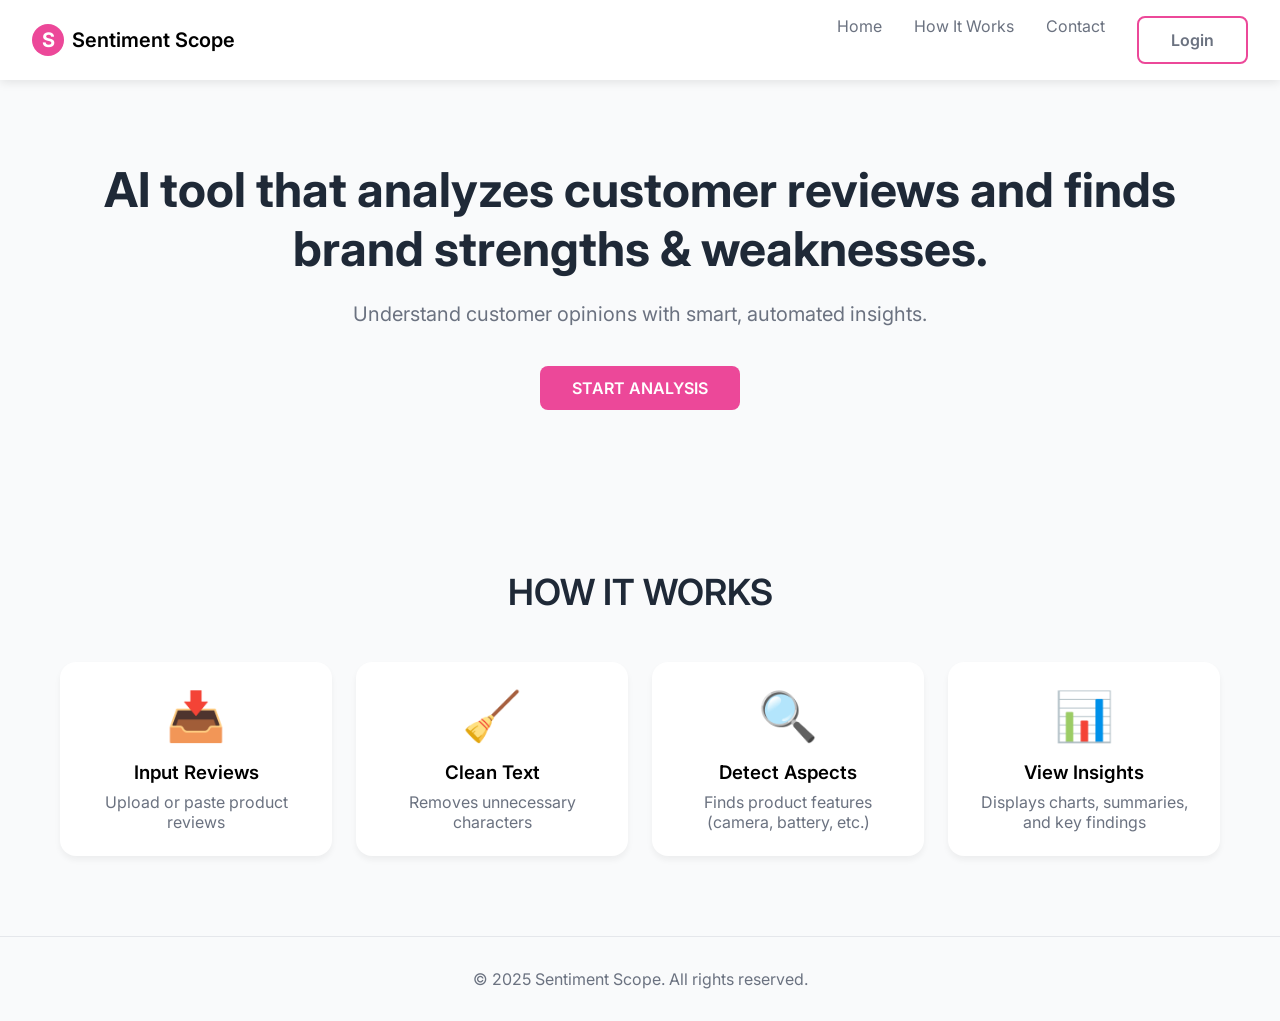
<file: frontend/index.html>
<!DOCTYPE html>
<html lang="en">
<head>
  <meta charset="UTF-8" />
  <meta name="viewport" content="width=device-width, initial-scale=1.0" />
  <title>Sentiment Scope – AI Review Analyzer</title>
  <link href="https://fonts.googleapis.com/css2?family=Inter:wght@400;600;700&display=swap" rel="stylesheet">
  <link rel="stylesheet" href="css/style.css">
</head>
<body>
  <nav class="navbar">
    <div class="nav-content">
      <div class="logo">
        <div class="logo-icon">S</div>
        <span>Sentiment Scope</span>
      </div>
      <div class="nav-links">
        <a href="#">Home</a>
        <a href="#how-it-works">How It Works</a>
        <a href="#">Contact</a>
        <a href="login.html" class="btn-secondary">Login</a>
      </div>
    </div>
  </nav>

  <section class="container" style="padding: 5rem 0; text-align: center;">
    <h1 style="font-size: 3rem; font-weight: 700; margin-bottom: 1.5rem; color: #1f2937;">
      AI tool that analyzes customer reviews and finds brand strengths & weaknesses.
    </h1>
    <p style="font-size: 1.25rem; color: #6b7280; margin-bottom: 2.5rem;">
      Understand customer opinions with smart, automated insights.
    </p>
    <a href="analysis.html" class="btn-primary">
      START ANALYSIS
    </a>
  </section>

  <section id="how-it-works" style="background: #f9fafb; padding: 5rem 0;">
    <div class="container">
      <h2 style="text-align: center; font-size: 2.25rem; font-weight: 600; margin-bottom: 3rem; color: #1f2937;">
        HOW IT WORKS
      </h2>
      
      <div style="display: grid; grid-template-columns: repeat(auto-fit, minmax(250px, 1fr)); gap: 1.5rem;">
        <div class="card text-center">
          <div style="font-size: 3rem; margin-bottom: 1rem;">📥</div>
          <h3 style="font-weight: 600; margin-bottom: 0.5rem;">Input Reviews</h3>
          <p style="color: #6b7280;">Upload or paste product reviews</p>
        </div>

        <div class="card text-center">
          <div style="font-size: 3rem; margin-bottom: 1rem;">🧹</div>
          <h3 style="font-weight: 600; margin-bottom: 0.5rem;">Clean Text</h3>
          <p style="color: #6b7280;">Removes unnecessary characters</p>
        </div>

        <div class="card text-center">
          <div style="font-size: 3rem; margin-bottom: 1rem;">🔍</div>
          <h3 style="font-weight: 600; margin-bottom: 0.5rem;">Detect Aspects</h3>
          <p style="color: #6b7280;">Finds product features (camera, battery, etc.)</p>
        </div>

        <div class="card text-center">
          <div style="font-size: 3rem; margin-bottom: 1rem;">📊</div>
          <h3 style="font-weight: 600; margin-bottom: 0.5rem;">View Insights</h3>
          <p style="color: #6b7280;">Displays charts, summaries, and key findings</p>
        </div>
      </div>
    </div>
  </section>

  <footer style="text-align: center; padding: 2rem; color: #6b7280; border-top: 1px solid #e5e7eb;">
    © 2025 Sentiment Scope. All rights reserved.
  </footer>

  <script type="module">
    import { AuthService } from './js/auth.js';
    
    if (AuthService.isLoggedIn()) {
      const user = AuthService.getCurrentUser();
      const navLinks = document.querySelector('.nav-links');
      navLinks.innerHTML = `
        <a href="#">Home</a>
        <a href="#how-it-works">How It Works</a>
        <a href="#">Contact</a>
        <span>Welcome, ${user.name}</span>
        <button onclick="AuthService.logout()" class="btn-secondary">Logout</button>
      `;
    }
  </script>
</body>
</html>
</file>
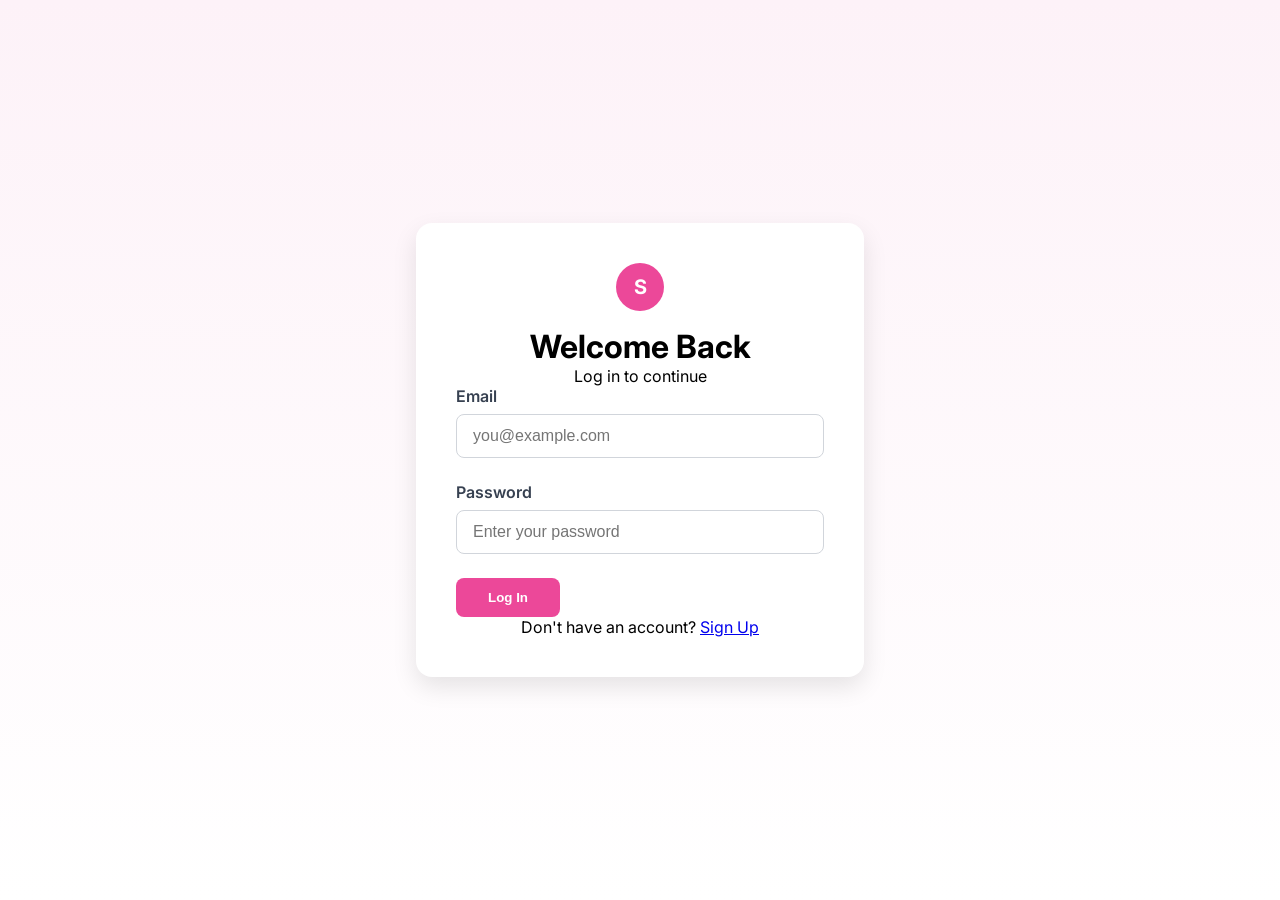
<file: frontend/analysis.html>
<!DOCTYPE html>
<html lang="en">
<head>
  <meta charset="UTF-8" />
  <meta name="viewport" content="width=device-width, initial-scale=1.0" />
  <title>Sentiment Scope - Product Analysis</title>
  <link href="https://fonts.googleapis.com/css2?family=Inter:wght@400;600;700&display=swap" rel="stylesheet">
  <link rel="stylesheet" href="css/style.css">
</head>
<body>
  <nav class="navbar">
    <div class="nav-content">
      <div class="logo">
        <div class="logo-icon">S</div>
        <span>Sentiment Scope</span>
      </div>
      <div class="nav-links">
        <a href="index.html">Home</a>
        <a href="index.html#how-it-works">How It Works</a>
        <a href="#">Contact</a>
        <button id="logoutBtn" class="btn-secondary">Logout</button>
      </div>
    </div>
  </nav>

  <div class="container" style="padding: 3rem 0; min-height: 80vh;">
    <div class="form-container" style="max-width: 500px; margin: 0 auto;">
      <div class="text-center mb-8">
        <h1 class="text-2xl font-bold text-gray-800">Product Analysis</h1>
        <p class="text-gray-500 mt-1">Enter a product name to analyze reviews</p>
      </div>

      <form id="analysisForm">
        <div class="form-group">
          <label class="form-label">Product Name</label>
          <input type="text" id="productName" class="form-input" placeholder="e.g. iPhone 16, Samsung Galaxy S24" required>
        </div>

        <button type="submit" class="btn-primary w-full" id="analyzeBtn">
          Start Analysis
        </button>
      </form>

      <div id="loading" class="hidden text-center mt-6">
        <div style="color: #ec4899; font-weight: 600;">Analyzing product reviews... This may take a few minutes.</div>
        <div style="margin-top: 1rem; color: #6b7280;">Collecting data from Reddit and processing sentiment...</div>
      </div>

      <div id="message" class="mt-4 text-center"></div>
    </div>
  </div>

  <script type="module">
    import { AuthService } from './js/auth.js';
    import { AnalysisService } from './js/analysis.js';

    if (!AuthService.requireAuth()) {
    }

    const user = AuthService.getCurrentUser();
    if (user) {
      const navLinks = document.querySelector('.nav-links');
      navLinks.innerHTML = `
        <a href="index.html">Home</a>
        <a href="index.html#how-it-works">How It Works</a>
        <a href="#">Contact</a>
        <span>Welcome, ${user.name}</span>
        <button id="logoutBtn" class="btn-secondary">Logout</button>
      `;
    }

    document.addEventListener('click', (e) => {
      if (e.target.id === 'logoutBtn') {
        AuthService.logout();
      }
    });

    const analysisForm = document.getElementById('analysisForm');
    const loadingDiv = document.getElementById('loading');
    const messageDiv = document.getElementById('message');
    const analyzeBtn = document.getElementById('analyzeBtn');

    analysisForm.addEventListener('submit', async (e) => {
      e.preventDefault();
      
      const productName = document.getElementById('productName').value.trim();

      if (!productName) {
        messageDiv.textContent = 'Please enter a product name';
        messageDiv.className = 'text-center text-red-500';
        return;
      }

      try {
        analyzeBtn.disabled = true;
        loadingDiv.classList.remove('hidden');
        messageDiv.textContent = '';
        
        const result = await AnalysisService.analyzeProduct(productName);
        
        localStorage.setItem('analysisResult', JSON.stringify(result));
        window.location.href = `results.html?product=${encodeURIComponent(productName)}`;
        
      } catch (error) {
        messageDiv.textContent = error.message;
        messageDiv.className = 'text-center text-red-500';
      } finally {
        analyzeBtn.disabled = false;
        loadingDiv.classList.add('hidden');
      }
    });
  </script>
</body>
</html>
</file>
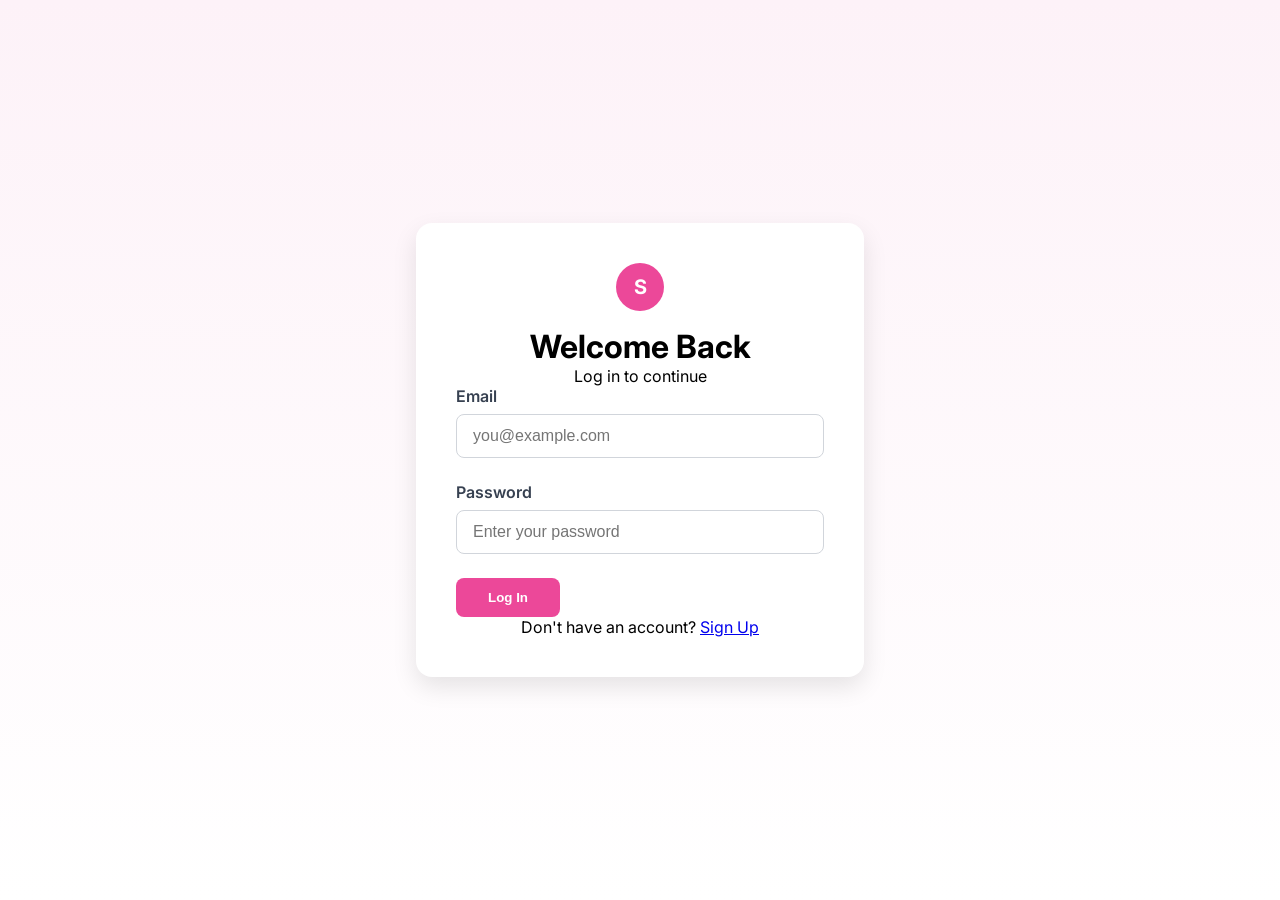
<file: frontend/login.html>
<!DOCTYPE html>
<html lang="en">
<head>
  <meta charset="UTF-8" />
  <meta name="viewport" content="width=device-width, initial-scale=1.0" />
  <title>Login – Sentiment Scope</title>
  <link href="https://fonts.googleapis.com/css2?family=Inter:wght@400;600;700&display=swap" rel="stylesheet">
  <link rel="stylesheet" href="css/style.css">
</head>
<body class="min-h-screen flex items-center justify-center" style="background: linear-gradient(to bottom, #fdf2f8, white);">
  <div class="form-container">
    <div class="text-center mb-8">
      <div class="logo-icon" style="margin: 0 auto 1rem; width: 3rem; height: 3rem; font-size: 1.25rem;">S</div>
      <h1 class="text-2xl font-bold text-gray-800">Welcome Back</h1>
      <p class="text-gray-500 mt-1">Log in to continue</p>
    </div>

    <form id="loginForm">
      <div class="form-group">
        <label class="form-label">Email</label>
        <input type="email" id="email" class="form-input" placeholder="you@example.com" required>
      </div>

      <div class="form-group">
        <label class="form-label">Password</label>
        <input type="password" id="password" class="form-input" placeholder="Enter your password" required>
      </div>

      <button type="submit" class="btn-primary w-full">
        Log In
      </button>
    </form>

    <p class="text-center text-gray-600 text-sm mt-6">
      Don't have an account?
      <a href="signup.html" class="text-pink-500 hover:underline font-semibold">Sign Up</a>
    </p>

    <div id="message" class="mt-4 text-center"></div>
  </div>

  <script type="module">
    import { AuthService } from './js/auth.js';

    const loginForm = document.getElementById('loginForm');
    const messageDiv = document.getElementById('message');

    loginForm.addEventListener('submit', async (e) => {
      e.preventDefault();
      
      const email = document.getElementById('email').value.trim();
      const password = document.getElementById('password').value.trim();

      try {
        messageDiv.textContent = 'Logging in...';
        messageDiv.className = 'text-center text-blue-500';
        
        const result = await AuthService.login({ email, password });
        
        if (result.token) {
          messageDiv.textContent = 'Login successful! Redirecting...';
          messageDiv.className = 'text-center text-green-500';
          setTimeout(() => {
            window.location.href = 'analysis.html';
          }, 1000);
        }
      } catch (error) {
        messageDiv.textContent = error.message;
        messageDiv.className = 'text-center text-red-500';
      }
    });

    if (AuthService.isLoggedIn()) {
      window.location.href = 'analysis.html';
    }
  </script>
</body>
</html>
</file>
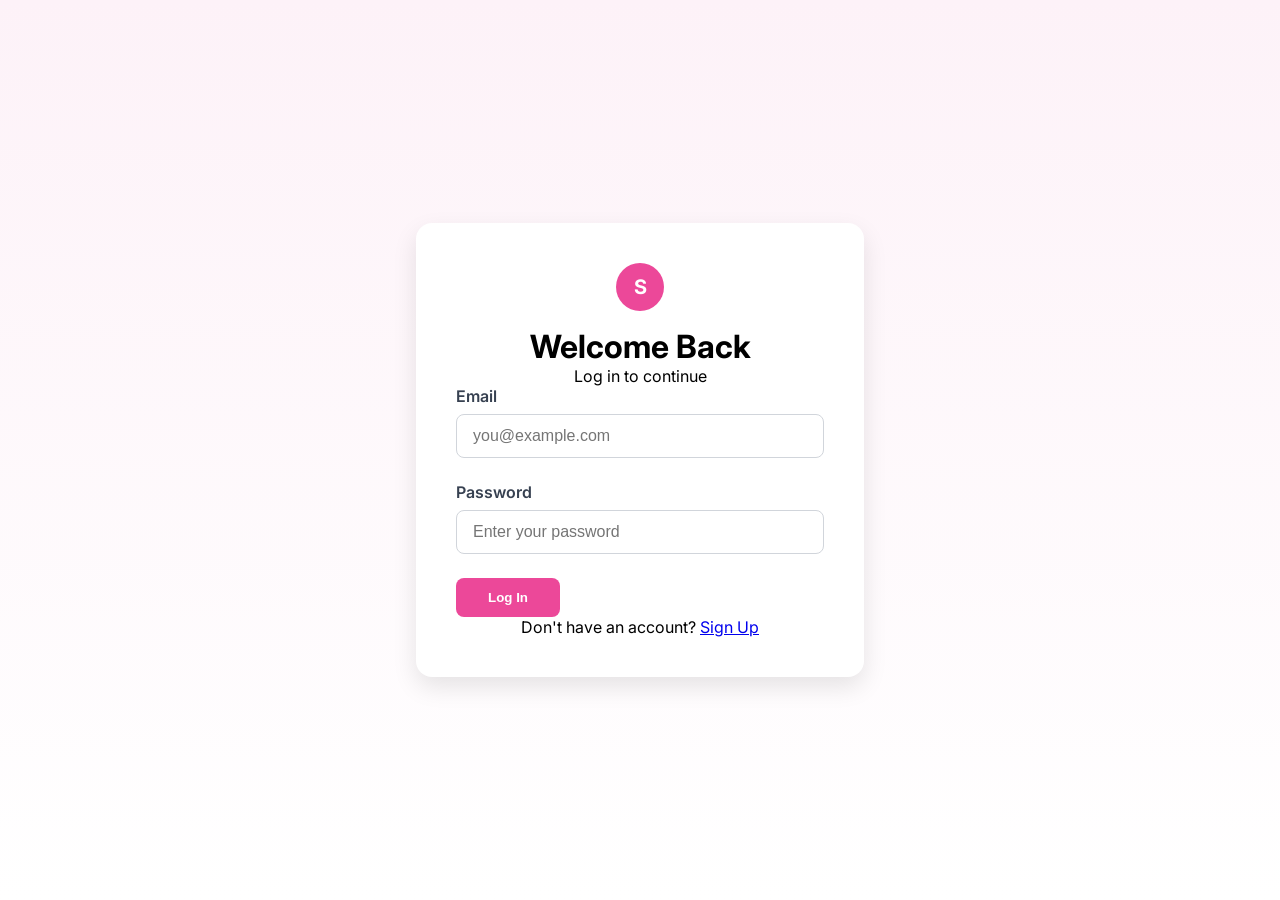
<file: frontend/results.html>
<!DOCTYPE html>
<html lang="en">
<head>
  <meta charset="UTF-8" />
  <meta name="viewport" content="width=device-width, initial-scale=1.0" />
  <title>Analysis Results - Sentiment Scope</title>
  <link href="https://fonts.googleapis.com/css2?family=Inter:wght@400;600;700&display=swap" rel="stylesheet">
  <link rel="stylesheet" href="css/style.css">
  <script src="https://cdn.plot.ly/plotly-2.24.1.min.js" charset="utf-8"></script>
  <style>
    .metric-card {
      background: white;
      padding: 1.5rem;
      border-radius: 0.75rem;
      box-shadow: 0 4px 6px rgba(0, 0, 0, 0.05);
      text-align: center;
    }
    
    .metric-value {
      font-size: 2rem;
      font-weight: 700;
      color: #ec4899;
      margin-bottom: 0.5rem;
    }
    
    .metric-label {
      color: #6b7280;
      font-size: 0.875rem;
      text-transform: uppercase;
      letter-spacing: 0.05em;
    }
    
    .aspect-card {
      background: white;
      padding: 1.5rem;
      border-radius: 0.75rem;
      box-shadow: 0 4px 6px rgba(0, 0, 0, 0.05);
      margin-bottom: 1rem;
    }
    
    .sentiment-badge {
      display: inline-block;
      padding: 0.25rem 0.75rem;
      border-radius: 9999px;
      font-size: 0.75rem;
      font-weight: 600;
      text-transform: uppercase;
    }
    
    .sentiment-positive {
      background: #dcfce7;
      color: #166534;
    }
    
    .sentiment-negative {
      background: #fee2e2;
      color: #991b1b;
    }
    
    .sentiment-neutral {
      background: #f3f4f6;
      color: #374151;
    }
    
    .chart-container {
      background: white;
      padding: 1.5rem;
      border-radius: 0.75rem;
      box-shadow: 0 4px 6px rgba(0, 0, 0, 0.05);
      margin-bottom: 1.5rem;
    }
  </style>
</head>
<body>
  <nav class="navbar">
    <div class="nav-content">
      <div class="logo">
        <div class="logo-icon">S</div>
        <span>Sentiment Scope</span>
      </div>
      <div class="nav-links">
        <a href="index.html">Home</a>
        <a href="analysis.html">New Analysis</a>
        <button id="logoutBtn" class="btn-secondary">Logout</button>
      </div>
    </div>
  </nav>

  <div class="container" style="padding: 2rem 0;">
    <div class="text-center mb-8">
      <h1 id="productTitle" class="text-3xl font-bold text-gray-800 mb-2">Analysis Results</h1>
      <p id="analysisSummary" class="text-gray-600">Sentiment analysis insights</p>
    </div>

    <div class="grid grid-cols-1 md:grid-cols-4 gap-4 mb-8">
      <div class="metric-card">
        <div id="totalReviews" class="metric-value">0</div>
        <div class="metric-label">Total Reviews</div>
      </div>
      <div class="metric-card">
        <div id="totalAspects" class="metric-value">0</div>
        <div class="metric-label">Aspects Found</div>
      </div>
      <div class="metric-card">
        <div id="overallSentiment" class="metric-value">-</div>
        <div class="metric-label">Overall Sentiment</div>
      </div>
      <div class="metric-card">
        <div id="analysisDate" class="metric-value">-</div>
        <div class="metric-label">Analyzed On</div>
      </div>
    </div>

    <div class="chart-container">
      <h3 class="text-xl font-semibold mb-4">Aspect Sentiment Distribution</h3>
      <div id="sentimentChart"></div>
    </div>

    <div class="grid grid-cols-1 md:grid-cols-2 gap-6 mb-8">
      <div class="chart-container">
        <h3 class="text-xl font-semibold mb-4">🏆 Most Praised Aspects</h3>
        <div id="praisedAspects"></div>
      </div>
      <div class="chart-container">
        <h3 class="text-xl font-semibold mb-4">⚠️ Most Criticized Aspects</h3>
        <div id="criticizedAspects"></div>
      </div>
    </div>

    <div class="chart-container">
      <h3 class="text-xl font-semibold mb-4">📈 Detailed Aspect Analysis</h3>
      <div id="aspectDetails"></div>
    </div>

    <div class="chart-container">
      <h3 class="text-xl font-semibold mb-4">💬 Sample Reviews</h3>
      <div id="sampleReviews"></div>
    </div>

    <div class="text-center mt-8">
      <button onclick="window.location.href='analysis.html'" class="btn-primary mr-4">
        Analyze Another Product
      </button>
      <button onclick="exportResults()" class="btn-secondary">
        Export Report
      </button>
    </div>
  </div>

  <script type="module">
    import { AuthService } from './js/auth.js';

    if (!AuthService.requireAuth()) {
    }

    const user = AuthService.getCurrentUser();
    if (user) {
      const navLinks = document.querySelector('.nav-links');
      navLinks.innerHTML = `
        <a href="index.html">Home</a>
        <a href="analysis.html">New Analysis</a>
        <span>Welcome, ${user.name}</span>
        <button id="logoutBtn" class="btn-secondary">Logout</button>
      `;
    }

    document.addEventListener('click', (e) => {
      if (e.target.id === 'logoutBtn') {
        AuthService.logout();
      }
    });

    document.addEventListener('DOMContentLoaded', function() {
      const analysisResult = JSON.parse(localStorage.getItem('analysisResult'));
      const urlParams = new URLSearchParams(window.location.search);
      const productName = urlParams.get('product');

      if (!analysisResult) {
        document.body.innerHTML = `
          <div class="min-h-screen flex items-center justify-center">
            <div class="text-center">
              <h1 class="text-2xl font-bold text-gray-800 mb-4">No Analysis Results Found</h1>
              <p class="text-gray-600 mb-6">Please analyze a product first.</p>
              <a href="analysis.html" class="btn-primary">Start Analysis</a>
            </div>
          </div>
        `;
        return;
      }

      displayResults(analysisResult, productName);
    });

    function displayResults(result, productName) {
      document.getElementById('productTitle').textContent = `Analysis: ${productName || result.product_name}`;
      
      document.getElementById('totalReviews').textContent = result.total_reviews?.toLocaleString() || '0';
      document.getElementById('totalAspects').textContent = result.aspects_found?.length || '0';
      document.getElementById('overallSentiment').textContent = result.summary?.overall_sentiment || 'Unknown';
      document.getElementById('analysisDate').textContent = new Date().toLocaleDateString();

      if (result.summary) {
        document.getElementById('analysisSummary').textContent = 
          `Customers are generally ${result.summary.overall_sentiment?.toLowerCase()} about ${productName || result.product_name}`;
      }

      createSentimentChart(result);
      displayPraisedAspects(result);
      displayCriticizedAspects(result);
      displayAspectDetails(result);
      displaySampleReviews(result);
    }

    function createSentimentChart(result) {
      if (!result.sentiment_analysis) return;

      const aspects = Object.keys(result.sentiment_analysis);
      const positiveCounts = [];
      const negativeCounts = [];
      const neutralCounts = [];

      aspects.forEach(aspect => {
        const data = result.sentiment_analysis[aspect];
        const dist = data.sentiment_distribution || {};
        
        positiveCounts.push(dist.positive || dist.LABEL_1 || 0);
        negativeCounts.push(dist.negative || dist.LABEL_0 || 0);
        neutralCounts.push(dist.neutral || dist.LABEL_2 || 0);
      });

      const chartData = [
        {
          x: aspects,
          y: positiveCounts,
          name: 'Positive',
          type: 'bar',
          marker: { color: '#10b981' }
        },
        {
          x: aspects,
          y: negativeCounts,
          name: 'Negative',
          type: 'bar',
          marker: { color: '#ef4444' }
        },
        {
          x: aspects,
          y: neutralCounts,
          name: 'Neutral',
          type: 'bar',
          marker: { color: '#6b7280' }
        }
      ];

      const layout = {
        barmode: 'stack',
        title: 'Sentiment Distribution by Aspect',
        xaxis: { title: 'Aspects' },
        yaxis: { title: 'Percentage' },
        showlegend: true
      };

      Plotly.newPlot('sentimentChart', chartData, layout, { responsive: true });
    }

    function displayPraisedAspects(result) {
      const container = document.getElementById('praisedAspects');
      const praised = result.summary?.most_praised || [];

      if (praised.length === 0) {
        container.innerHTML = '<p class="text-gray-500">No praised aspects found.</p>';
        return;
      }

      container.innerHTML = praised.map((aspect, index) => {
        const data = result.sentiment_analysis[aspect];
        const confidence = data ? (data.average_confidence * 100).toFixed(1) : '0';
        return `
          <div class="flex justify-between items-center py-2 border-b">
            <div>
              <span class="font-semibold">${index + 1}. ${aspect}</span>
              <div class="text-sm text-gray-500">${confidence}% confidence</div>
            </div>
            <span class="sentiment-badge sentiment-positive">Positive</span>
          </div>
        `;
      }).join('');
    }

    function displayCriticizedAspects(result) {
      const container = document.getElementById('criticizedAspects');
      const criticized = result.summary?.most_criticized || [];

      if (criticized.length === 0) {
        container.innerHTML = '<p class="text-gray-500">No criticized aspects found.</p>';
        return;
      }

      container.innerHTML = criticized.map((aspect, index) => {
        const data = result.sentiment_analysis[aspect];
        const confidence = data ? (data.average_confidence * 100).toFixed(1) : '0';
        return `
          <div class="flex justify-between items-center py-2 border-b">
            <div>
              <span class="font-semibold">${index + 1}. ${aspect}</span>
              <div class="text-sm text-gray-500">${confidence}% confidence</div>
            </div>
            <span class="sentiment-badge sentiment-negative">Negative</span>
          </div>
        `;
      }).join('');
    }

    function displayAspectDetails(result) {
      const container = document.getElementById('aspectDetails');
      
      if (!result.sentiment_analysis) {
        container.innerHTML = '<p class="text-gray-500">No aspect data available.</p>';
        return;
      }

      const aspects = Object.entries(result.sentiment_analysis);

      container.innerHTML = aspects.map(([aspect, data]) => {
        const sentiment = data.dominant_sentiment?.toLowerCase();
        const confidence = (data.average_confidence * 100).toFixed(1);
        const mentions = data.total_mentions;
        
        let sentimentClass = 'sentiment-neutral';
        if (sentiment.includes('positive') || sentiment === 'label_1') sentimentClass = 'sentiment-positive';
        if (sentiment.includes('negative') || sentiment === 'label_0') sentimentClass = 'sentiment-negative';

        return `
          <div class="aspect-card">
            <div class="flex justify-between items-start mb-3">
              <h4 class="text-lg font-semibold capitalize">${aspect}</h4>
              <div class="flex gap-2 items-center">
                <span class="sentiment-badge ${sentimentClass}">${sentiment}</span>
                <span class="text-sm text-gray-500">${confidence}% conf</span>
              </div>
            </div>
            <div class="grid grid-cols-3 gap-4 text-sm mb-3">
              <div class="text-center">
                <div class="font-semibold">${mentions}</div>
                <div class="text-gray-500">Mentions</div>
              </div>
              <div class="text-center">
                <div class="font-semibold">${confidence}%</div>
                <div class="text-gray-500">Confidence</div>
              </div>
              <div class="text-center">
                <div class="font-semibold capitalize">${sentiment}</div>
                <div class="text-gray-500">Sentiment</div>
              </div>
            </div>
            ${data.sample_sentences ? `
              <div class="mt-3">
                <div class="text-sm font-semibold mb-2">Sample Comments:</div>
                ${data.sample_sentences.slice(0, 2).map(sentence => 
                  `<div class="text-sm text-gray-600 mb-1 p-2 bg-gray-50 rounded">"${sentence}"</div>`
                ).join('')}
              </div>
            ` : ''}
          </div>
        `;
      }).join('');
    }

    function displaySampleReviews(result) {
      const container = document.getElementById('sampleReviews');
      
      const allSentences = [];
      if (result.sentiment_analysis) {
        Object.values(result.sentiment_analysis).forEach(data => {
          if (data.sample_sentences) {
            allSentences.push(...data.sample_sentences);
          }
        });
      }

      const uniqueSentences = [...new Set(allSentences)].slice(0, 5);

      if (uniqueSentences.length === 0) {
        container.innerHTML = '<p class="text-gray-500">No sample reviews available.</p>';
        return;
      }

      container.innerHTML = uniqueSentences.map(sentence => 
        `<div class="bg-gray-50 p-4 rounded-lg mb-3">
          <div class="text-gray-700">"${sentence}"</div>
        </div>`
      ).join('');
    }

    function exportResults() {
      const result = JSON.parse(localStorage.getItem('analysisResult'));
      const productName = new URLSearchParams(window.location.search).get('product');
      
      if (!result) {
        alert('No results to export');
        return;
      }

      let report = `Sentiment Scope Analysis Report\n`;
      report += `Product: ${productName || result.product_name}\n`;
      report += `Date: ${new Date().toLocaleDateString()}\n`;
      report += `Total Reviews: ${result.total_reviews}\n`;
      report += `Overall Sentiment: ${result.summary?.overall_sentiment || 'Unknown'}\n\n`;
      
      report += `KEY FINDINGS:\n`;
      report += `Most Praised: ${result.summary?.most_praised?.join(', ') || 'None'}\n`;
      report += `Most Criticized: ${result.summary?.most_criticized?.join(', ') || 'None'}\n\n`;
      
      report += `DETAILED ANALYSIS:\n`;
      if (result.sentiment_analysis) {
        Object.entries(result.sentiment_analysis).forEach(([aspect, data]) => {
          report += `• ${aspect}: ${data.dominant_sentiment} (${(data.average_confidence * 100).toFixed(1)}% confidence)\n`;
        });
      }

      const blob = new Blob([report], { type: 'text/plain' });
      const url = URL.createObjectURL(blob);
      const a = document.createElement('a');
      a.href = url;
      a.download = `sentiment-analysis-${productName || 'report'}.txt`;
      document.body.appendChild(a);
      a.click();
      document.body.removeChild(a);
      URL.revokeObjectURL(url);
    }
  </script>
</body>
</html>
</file>
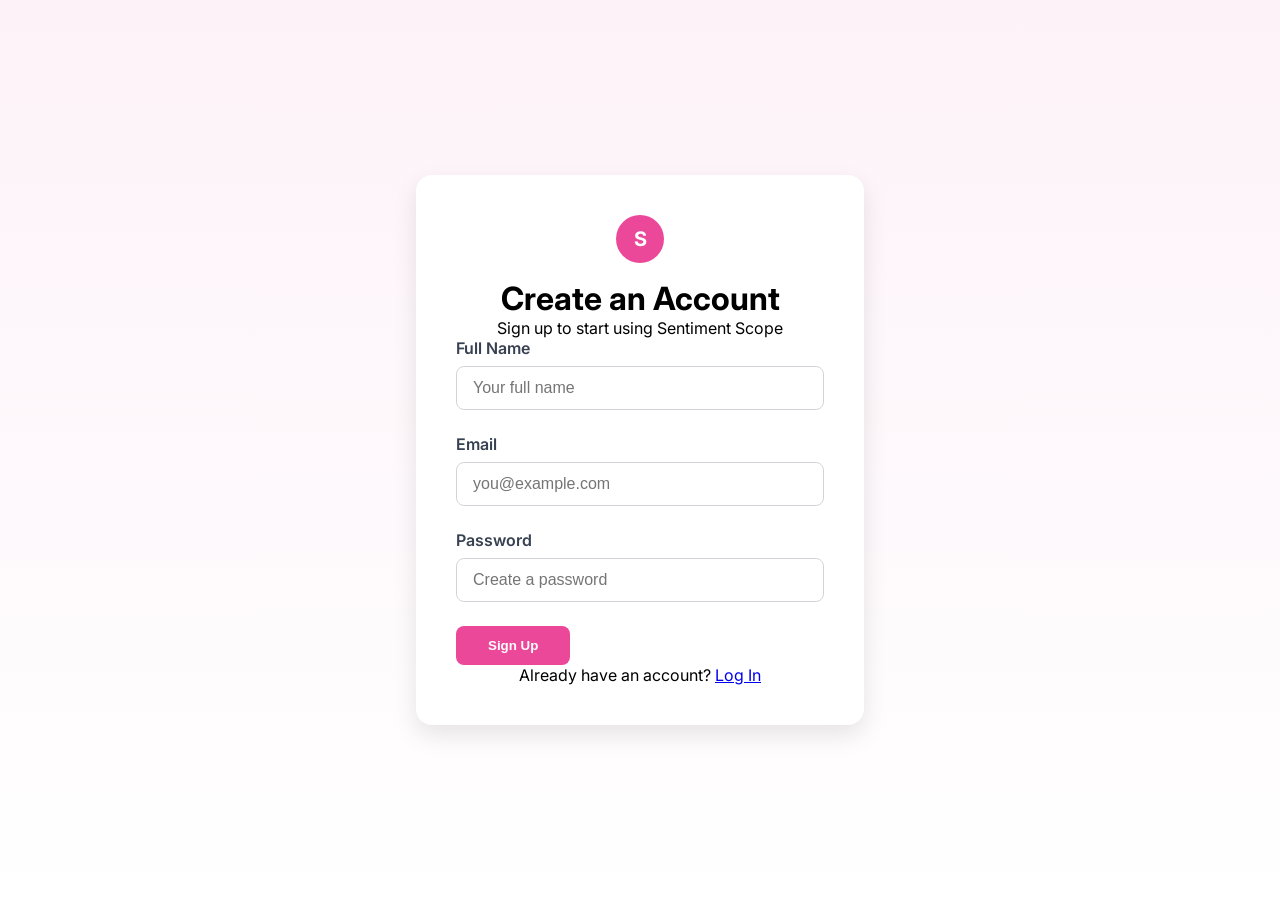
<file: frontend/signup.html>
<!DOCTYPE html>
<html lang="en">
<head>
  <meta charset="UTF-8" />
  <meta name="viewport" content="width=device-width, initial-scale=1.0" />
  <title>Sign Up – Sentiment Scope</title>
  <link href="https://fonts.googleapis.com/css2?family=Inter:wght@400;600;700&display=swap" rel="stylesheet">
  <link rel="stylesheet" href="css/style.css">
</head>
<body class="min-h-screen flex items-center justify-center" style="background: linear-gradient(to bottom, #fdf2f8, white);">
  <div class="form-container">
    <div class="text-center mb-8">
      <div class="logo-icon" style="margin: 0 auto 1rem; width: 3rem; height: 3rem; font-size: 1.25rem;">S</div>
      <h1 class="text-2xl font-bold text-gray-800">Create an Account</h1>
      <p class="text-gray-500 mt-1">Sign up to start using Sentiment Scope</p>
    </div>

    <form id="signupForm">
      <div class="form-group">
        <label class="form-label">Full Name</label>
        <input type="text" id="name" class="form-input" placeholder="Your full name" required>
      </div>

      <div class="form-group">
        <label class="form-label">Email</label>
        <input type="email" id="email" class="form-input" placeholder="you@example.com" required>
      </div>

      <div class="form-group">
        <label class="form-label">Password</label>
        <input type="password" id="password" class="form-input" placeholder="Create a password" required minlength="8">
      </div>

      <button type="submit" class="btn-primary w-full">
        Sign Up
      </button>
    </form>

    <div id="verificationSection" class="hidden mt-6">
      <div class="form-group">
        <label class="form-label">Verification Code</label>
        <input type="text" id="verificationCode" class="form-input" placeholder="Enter 6-digit code" maxlength="6">
      </div>
      <button type="button" id="verifyBtn" class="btn-primary w-full">
        Verify Email
      </button>
    </div>

    <p class="text-center text-gray-600 text-sm mt-6">
      Already have an account?
      <a href="login.html" class="text-pink-500 hover:underline font-semibold">Log In</a>
    </p>

    <div id="message" class="mt-4 text-center"></div>
  </div>

  <script type="module">
    import { AuthService } from './js/auth.js';

    const signupForm = document.getElementById('signupForm');
    const verificationSection = document.getElementById('verificationSection');
    const verifyBtn = document.getElementById('verifyBtn');
    const messageDiv = document.getElementById('message');
    let userEmail = '';

    signupForm.addEventListener('submit', async (e) => {
      e.preventDefault();
      
      const name = document.getElementById('name').value.trim();
      const email = document.getElementById('email').value.trim();
      const password = document.getElementById('password').value.trim();

      try {
        messageDiv.textContent = 'Creating account...';
        messageDiv.className = 'text-center text-blue-500';
        
        const result = await AuthService.register({ name, email, password });
        
        if (result.message) {
          userEmail = email;
          verificationSection.classList.remove('hidden');
          signupForm.classList.add('hidden');
          messageDiv.textContent = 'Verification code sent to your email!';
          messageDiv.className = 'text-center text-green-500';
        }
      } catch (error) {
        messageDiv.textContent = error.message;
        messageDiv.className = 'text-center text-red-500';
      }
    });

    verifyBtn.addEventListener('click', async () => {
      const code = document.getElementById('verificationCode').value.trim();
      
      if (!code) {
        messageDiv.textContent = 'Please enter verification code';
        messageDiv.className = 'text-center text-red-500';
        return;
      }

      try {
        messageDiv.textContent = 'Verifying...';
        messageDiv.className = 'text-center text-blue-500';
        
        const result = await AuthService.verifyEmail({ email: userEmail, code });
        
        if (result.message) {
          messageDiv.textContent = 'Email verified! Redirecting to login...';
          messageDiv.className = 'text-center text-green-500';
          setTimeout(() => {
            window.location.href = 'login.html';
          }, 2000);
        }
      } catch (error) {
        messageDiv.textContent = error.message;
        messageDiv.className = 'text-center text-red-500';
      }
    });
  </script>
</body>
</html>
</file>
<file: frontend/css/style.css>
* {
  margin: 0;
  padding: 0;
  box-sizing: border-box;
}

body {
  font-family: 'Inter', sans-serif;
  background-color: #f9fafb;
}

.container {
  max-width: 1200px;
  margin: 0 auto;
  padding: 0 20px;
}

.navbar {
  background: white;
  box-shadow: 0 2px 10px rgba(0, 0, 0, 0.1);
  position: sticky;
  top: 0;
  z-index: 100;
}

.nav-content {
  display: flex;
  justify-content: space-between;
  align-items: center;
  padding: 1rem 2rem;
}

.logo {
  display: flex;
  align-items: center;
  gap: 0.5rem;
  font-weight: 600;
  font-size: 1.25rem;
}

.logo-icon {
  width: 2rem;
  height: 2rem;
  background: #ec4899;
  color: white;
  display: flex;
  align-items: center;
  justify-content: center;
  border-radius: 50%;
  font-weight: bold;
}

.nav-links {
  display: flex;
  gap: 2rem;
}

.nav-links a {
  color: #6b7280;
  text-decoration: none;
  transition: color 0.3s;
}

.nav-links a:hover {
  color: #ec4899;
}

.btn-primary {
  background: #ec4899;
  color: white;
  padding: 0.75rem 2rem;
  border: none;
  border-radius: 0.5rem;
  font-weight: 600;
  cursor: pointer;
  transition: all 0.3s;
  text-decoration: none;
  display: inline-block;
}

.btn-primary:hover {
  background: #db2777;
  transform: translateY(-2px);
  box-shadow: 0 4px 12px rgba(236, 72, 153, 0.3);
}

.btn-secondary {
  background: transparent;
  color: #ec4899;
  border: 2px solid #ec4899;
  padding: 0.75rem 2rem;
  border-radius: 0.5rem;
  font-weight: 600;
  cursor: pointer;
  transition: all 0.3s;
}

.btn-secondary:hover {
  background: #ec4899;
  color: white;
}

.form-container {
  background: white;
  padding: 2.5rem;
  border-radius: 1rem;
  box-shadow: 0 10px 25px rgba(0, 0, 0, 0.1);
  width: 100%;
  max-width: 28rem;
}

.form-group {
  margin-bottom: 1.5rem;
}

.form-label {
  display: block;
  font-weight: 600;
  color: #374151;
  margin-bottom: 0.5rem;
}

.form-input {
  width: 100%;
  padding: 0.75rem 1rem;
  border: 1px solid #d1d5db;
  border-radius: 0.5rem;
  font-size: 1rem;
  transition: border-color 0.3s, box-shadow 0.3s;
}

.form-input:focus {
  outline: none;
  border-color: #ec4899;
  box-shadow: 0 0 0 3px rgba(236, 72, 153, 0.1);
}

.card {
  background: white;
  padding: 1.5rem;
  border-radius: 1rem;
  box-shadow: 0 4px 6px rgba(0, 0, 0, 0.05);
  transition: transform 0.3s, box-shadow 0.3s;
}

.card:hover {
  transform: translateY(-4px);
  box-shadow: 0 10px 25px rgba(0, 0, 0, 0.1);
}

.text-center { text-align: center; }
.text-error { color: #ef4444; }
.text-success { color: #10b981; }
.hidden { display: none; }
.flex { display: flex; }
.items-center { align-items: center; }
.justify-center { justify-content: center; }
.min-h-screen { min-height: 100vh; }
</file>
